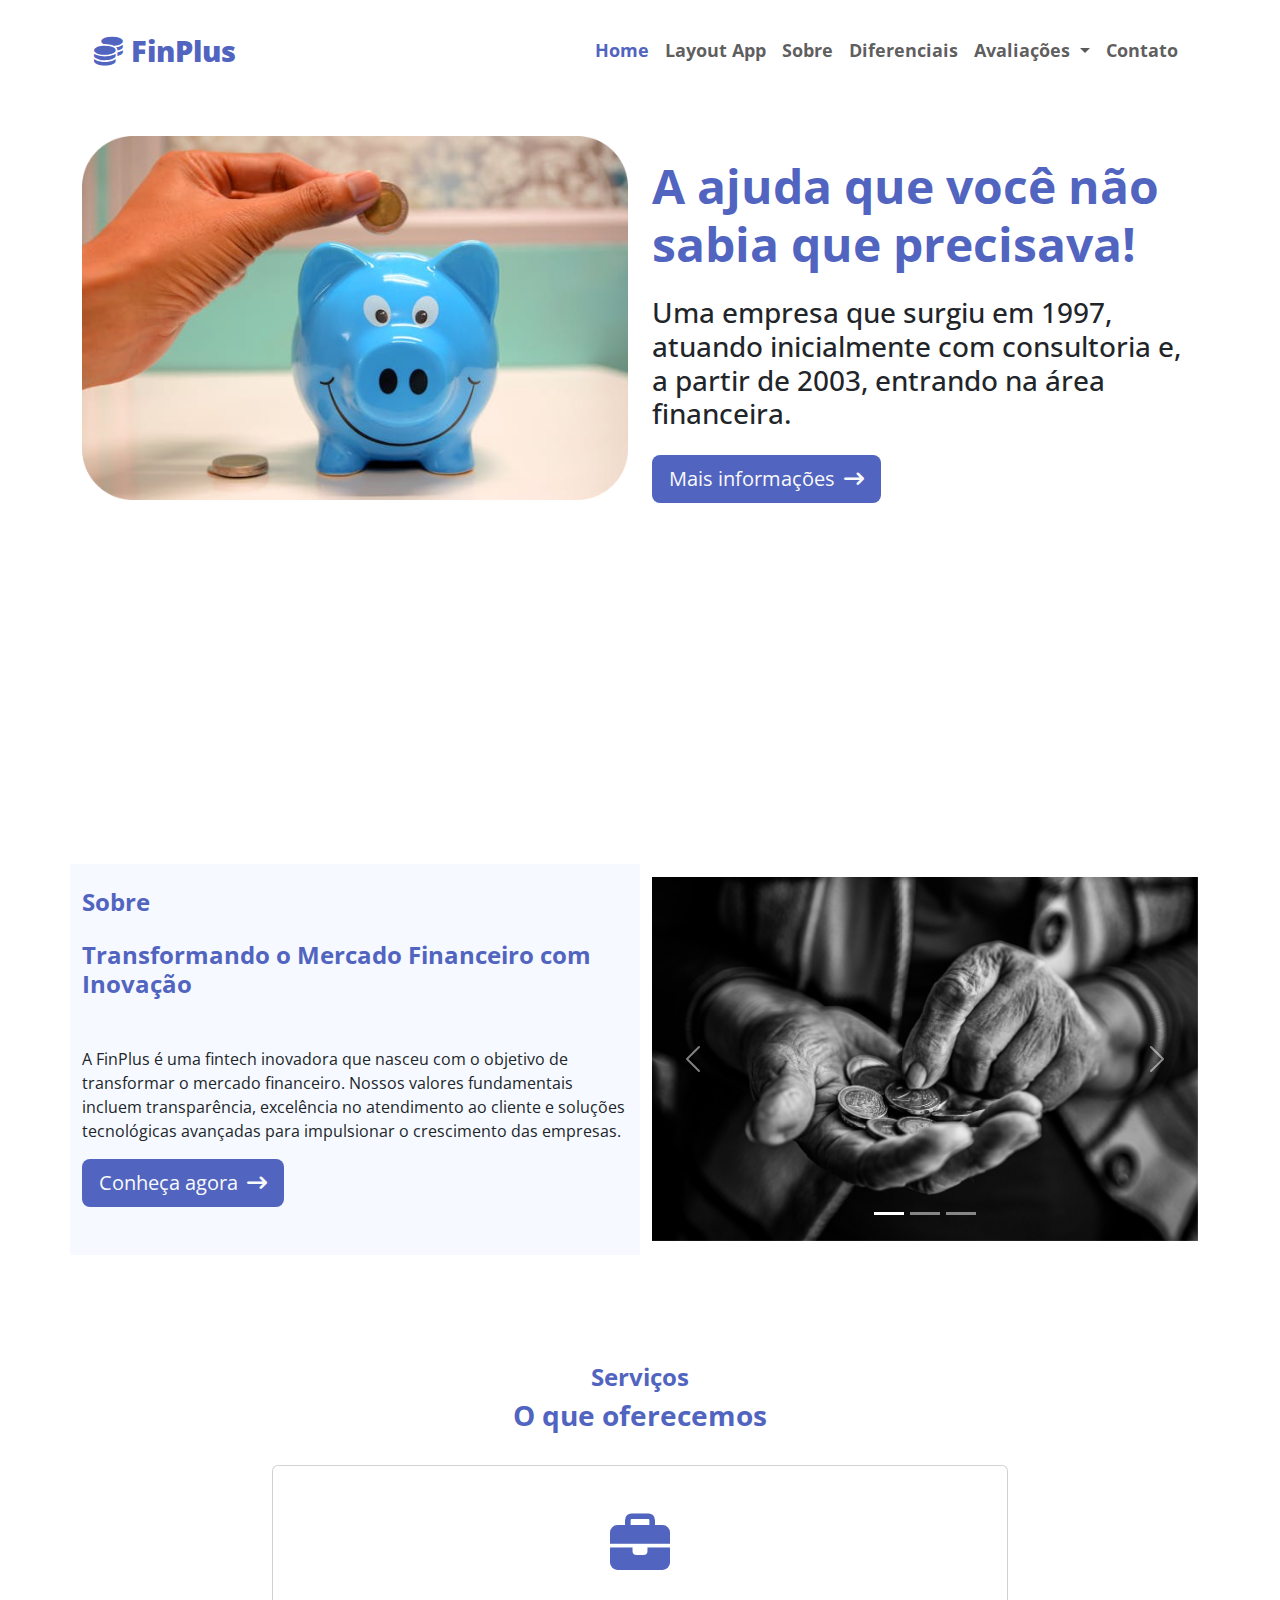
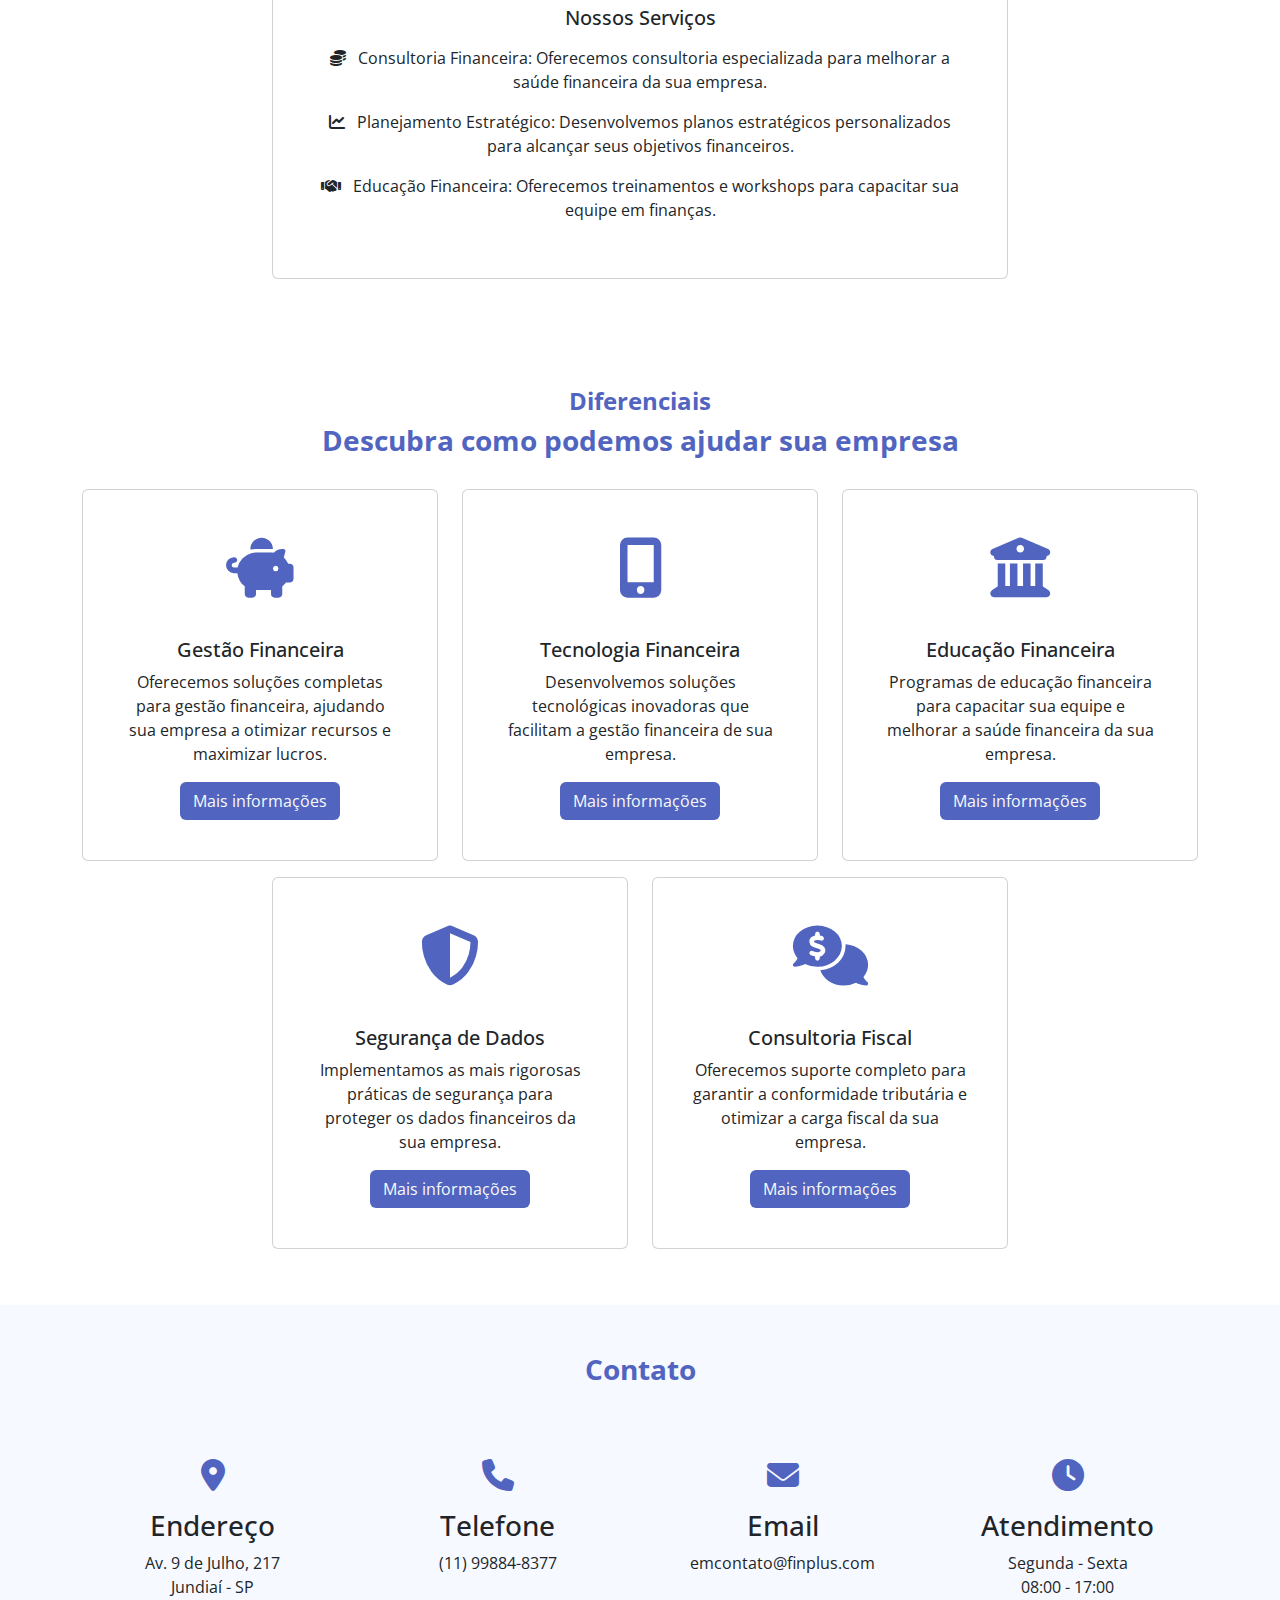
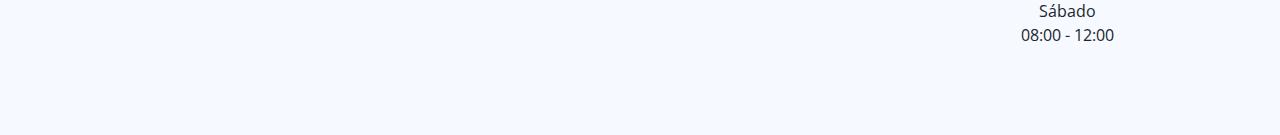
<file: index.html>
<!doctype html>
<html lang="pt-BR">

<head>
    <meta charset="utf-8">
    <meta name="viewport" content="width=device-width, initial-scale=1">
    <title>FinPlus</title>

    <!-- Google Fonts -->
    <link rel="preconnect" href="https://fonts.googleapis.com">
    <link rel="preconnect" href="https://fonts.gstatic.com" crossorigin>
    <link href="https://fonts.googleapis.com/css2?family=Open+Sans:wght@300&display=swap" rel="stylesheet">
    <!-- Bootstrap Icons -->
    <link rel="stylesheet" href="./css/bootstrap-icons.css">

    <link rel="stylesheet" href="https://cdnjs.cloudflare.com/ajax/libs/font-awesome/6.4.0/css/all.min.css"
        
        crossorigin="anonymous" referrerpolicy="no-referrer" />

    <!-- Bootstrap CSS -->
    <link href="./css/bootstrap.min.css" rel="stylesheet">
        

    <!-- Minha CSS -->
    <link rel="stylesheet" href="css/styles.css">

</head>

<body>
    <!-- header da página -->
    <header class="container mt-3 mb-5">
        <nav class="navbar navbar-expand-lg">
            <div class="container">
                <a class="navbar-brand logo-text" href="#"><i class="fa-solid fa-coins logo-icon"></i>
                    FinPlus</a>
                <button class="navbar-toggler" type="button" data-bs-toggle="collapse"
                    data-bs-target="#navbarSupportedContent" aria-controls="navbarSupportedContent"
                    aria-expanded="false" aria-label="Toggle navigation">
                    <i class="fa-solid fa-list"></i>
                </button>
                <div class="collapse navbar-collapse" id="navbarSupportedContent">
                    <ul class="navbar-nav ms-auto mb-2 mb-lg-0">
                        <li class="nav-item">
                            <a class="nav-link primary-color fw-bolder" href="/index.html">Home</a>
                        </li>
                        <li class="nav-item">
                            <a class="nav-link" href="/layoutapp.html">Layout App</a>
                        </li>
                        <li class="nav-item">
                            <a class="nav-link" href="#sobre">Sobre</a>
                        </li>
                        <li class="nav-item">
                            <a class="nav-link" href="#diferenciais">Diferenciais</a>
                        </li>
                       
                        <li class="nav-item dropdown">
                            <a class="nav-link dropdown-toggle" href="#" role="button" data-bs-toggle="dropdown"
                                aria-expanded="false">
                                Avaliações
                            </a>
                            <ul class="dropdown-menu">
                                <li><a class="dropdown-item" href="#" data-bs-toggle="modal"
                                        data-bs-target="#caseModal1">Mercado Futuro</a></li>
                                <li>
                                    <hr class="dropdown-divider">
                                </li>
                                <li><a class="dropdown-item" href="#" data-bs-toggle="modal"
                                        data-bs-target="#caseModal1">Complexo Alimentos</a></li>
                                <li>
                                    <hr class="dropdown-divider">
                                </li>
                                <li><a class="dropdown-item" href="#" data-bs-toggle="modal"
                                        data-bs-target="#caseModal1">Liquidos Gasosos</a></li>
                            </ul>
                        </li>
                        <li class="nav-item">
                            <a class="nav-link" href="#contato">Contato</a>
                        </li>
                    </ul>
                </div>
            </div>
        </nav>
    </header>


    <!-------------------------------------- inicio sobre -------------------------------------->
    <section class="container sobre my-5" id="sobre">
        <div class="row d-flex align-items-center justify-content-between">
            <div class="col-lg-6 text-center">
                <img src="./images/porquinho 1.png" alt="imagem porco" class="img-fluid">
            </div>
            <div class="col-lg-6">
                <h2 class="my-title display-5 my-4">A ajuda que você não sabia que precisava!</h2>
                <h3 class="mb-4">Uma empresa que surgiu em 1997, atuando inicialmente com consultoria e, a partir de
                    2003, entrando na área financeira.</h3>
                <a href="" class="btn bg-color btn-lg text-light">Mais informações <i
                        class="fa-solid fa-arrow-right-long ms-1"></i></a>
            </div>

        </div>
    </section>
    <!----------------------------------- fim sobre - ------------------------------------->

    <!-------------------------------------- inicio sobre -------------------------------------->
    <section class="container my-5" id="sobre">
        <div class="row d-flex align-items-center justify-content-center">
            <div class="col-lg-6 bg-blue-2 my-2">
                <h4 class="my-1 my-title mt-4">Sobre</h4>
                <h4 class="my-title my-4">Transformando o Mercado Financeiro com Inovação</h4>
                <p class="mb-5">
                <p>A FinPlus é uma fintech inovadora que nasceu com o objetivo de transformar o mercado financeiro.
                    Nossos valores fundamentais incluem transparência, excelência no atendimento ao cliente e soluções
                    tecnológicas avançadas para impulsionar o crescimento das empresas.</p>
                </p>
                <a href="" class="btn btn-lg bg-color text-light mb-5">Conheça agora <i
                        class="fa-solid fa-arrow-right-long ms-1"></i></a>
            </div>
            <div class="col-lg-6 text-center my-2">
                <div id="carouselExampleIndicators" class="carousel slide">
                    <div class="carousel-indicators">
                        <button type="button" data-bs-target="#carouselExampleIndicators" data-bs-slide-to="0"
                            class="active" aria-current="true" aria-label="Slide 1"></button>
                        <button type="button" data-bs-target="#carouselExampleIndicators" data-bs-slide-to="1"
                            aria-label="Slide 2"></button>
                        <button type="button" data-bs-target="#carouselExampleIndicators" data-bs-slide-to="2"
                            aria-label="Slide 3"></button>
                    </div>
                    <div class="carousel-inner">
                        <div class="carousel-item active">
                            <img src="./images/carousel/ContandoMoedas.jpg" class="d-block w-100" alt="ContandoMoedas">
                        </div>
                        <div class="carousel-item">
                            <img src="./images/carousel/EntregandoDinheiro.jpg" class="d-block w-100"
                                alt="EntregandoDinheiro">
                        </div>

                        <div class="carousel-item">
                            <img src="./images/carousel/contandodinheiro.jpg" class="d-block w-100"
                                alt="ContandoDinheiro">
                        </div>
                    </div>
                    <button class="carousel-control-prev" type="button" data-bs-target="#carouselExampleIndicators"
                        data-bs-slide="prev">
                        <span class="carousel-control-prev-icon" aria-hidden="true"></span>
                        <span class="visually-hidden">Previous</span>
                    </button>
                    <button class="carousel-control-next" type="button" data-bs-target="#carouselExampleIndicators"
                        data-bs-slide="next">
                        <span class="carousel-control-next-icon" aria-hidden="true"></span>
                        <span class="visually-hidden">Next</span>
                    </button>
                </div>
            </div>
        </div>
    </section>

    <!----------------------------------- fim valores -------------------------------------->

    <!----------------------------------- inicio serviços -------------------------------------->

    <section class="container my-5" id="servicos">
        <h4 class="my-title text-center my-mt">Serviços</h4>
        <h3 class="text-center my-title mb-4">O que oferecemos</h3>

        <div class="row d-flex align-items-center justify-content-center">
            <div class="col-lg-8 my-2">
                <div class="card text-center p-4">
                    <i class="fa-solid fa-briefcase icon mb-3"></i>
                    <div class="card-body">
                        <h5 class="card-title mb-3">Nossos Serviços</h5>
                        <ul class="list-unstyled">
                            <li class="mb-3">
                                <i class="fa-solid fa-coins icon-small me-2"></i>
                                Consultoria Financeira: Oferecemos consultoria especializada para melhorar a saúde
                                financeira da sua empresa.
                            </li>
                            <li class="mb-3">
                                <i class="fa-solid fa-chart-line icon-small me-2"></i>
                                Planejamento Estratégico: Desenvolvemos planos estratégicos personalizados para alcançar
                                seus objetivos financeiros.
                            </li>
                            <li class="mb-3">
                                <i class="fa-solid fa-handshake icon-small me-2"></i>
                                Educação Financeira: Oferecemos treinamentos e workshops para capacitar sua equipe em
                                finanças.
                            </li>
                        </ul>
                    </div>
                </div>
            </div>
        </div>
    </section>
    <!----------------------------------- fim serviços -------------------------------------->

    <!----------------------------------- diferenciais -------------------------------------->
    <section class="container my-5" id="diferenciais">
        <h4 class="my-title text-center my-mt">Diferenciais</h4>
        <h3 class="text-center my-title mb-4">Descubra como podemos ajudar sua empresa</h3>

        <div class="row d-flex align-items-center justify-content-center">

        </div>
        <div class="row d-flex align-items-center justify-content-center">
            <div class="col-lg-4 my-2">
                <div class="card text-center p-4">
                    <i class="fa-solid fa-piggy-bank icon"></i>
                    <div class="card-body">
                        <h5 class="card-title">Gestão Financeira</h5>
                        <p class="card-text">Oferecemos soluções completas para gestão financeira, ajudando sua
                            empresa a otimizar recursos e maximizar lucros.</p>
                        <a href="#" class="btn bg-color text-light">Mais informações</a>
                    </div>
                </div>
            </div>
            <div class="col-lg-4 my-2">
                <div class="card text-center p-4">
                    <i class="fa-solid fa-mobile-alt icon"></i>
                    <div class="card-body">
                        <h5 class="card-title">Tecnologia Financeira</h5>
                        <p class="card-text">Desenvolvemos soluções tecnológicas inovadoras que facilitam a gestão
                            financeira de sua empresa.</p>
                        <a href="#" class="btn bg-color text-light">Mais informações</a>
                    </div>
                </div>
            </div>

            <div class="col-lg-4 my-2">
                <div class="card text-center p-4">
                    <i class="fa-solid fa-university icon"></i>
                    <div class="card-body">
                        <h5 class="card-title">Educação Financeira</h5>
                        <p class="card-text">Programas de educação financeira para capacitar sua equipe e
                            melhorar a saúde financeira da sua empresa.</p>
                        <a href="#" class="btn bg-color text-light">Mais informações</a>
                    </div>
                </div>
            </div>

            <div class="col-lg-4 my-2">
                <div class="card text-center p-4">
                    <i class="fa-solid fa-shield-alt icon"></i>
                    <div class="card-body">
                        <h5 class="card-title">Segurança de Dados</h5>
                        <p class="card-text">Implementamos as mais rigorosas práticas de segurança para proteger os
                            dados financeiros da sua empresa.</p>
                        <a href="#" class="btn bg-color text-light">Mais informações</a>
                    </div>
                </div>
            </div>

            <div class="col-lg-4 my-2">
                <div class="card text-center p-4">
                    <i class="fa-solid fa-comments-dollar icon"></i>
                    <div class="card-body">
                        <h5 class="card-title">Consultoria Fiscal</h5>
                        <p class="card-text">Oferecemos suporte completo para garantir a
                            conformidade tributária e otimizar a carga fiscal da sua empresa.</p>
                        <a href="#" class="btn bg-color text-light">Mais informações</a>
                    </div>
                </div>
            </div>
        </div>
    </section>
    <!-------------------------------- fim diferenciais -------------------------------------->



    
    
    <!----------------------------------  inicio modal ---------------------------------------->

    <!-- Case Padrão -->
    <div class="modal fade" id="caseModal1" tabindex="-1" aria-labelledby="exampleModalLabel" aria-hidden="true">
        <div class="modal-dialog modal-lg modal-dialog-centered">
            <div class="modal-content">
                <div class="modal-header">
                    <h1 class="modal-title fs-5" id="exampleModalLabel">Lorem, ipsum.</h1>
                    <button type="button" class="btn-close" data-bs-dismiss="modal" aria-label="Close"></button>
                </div>
                <div class="modal-body">
                    <h2 class="mb-3">Avaliação</h2>
                    <p>
                        Lorem ipsum dolor sit amet consectetur adipisicing elit. Repellendus, ut suscipit praesentium id
                        cum maiores quod assumenda quibusdam! Tempore at nesciunt minima! Beatae veniam omnis, ipsa
                        similique vitae deleniti facere accusantium doloremque, veritatis dolorum itaque fuga debitis
                        sint eaque voluptatum. Placeat similique et beatae reiciendis deleniti vel. Mollitia deserunt
                        rem ut corrupti voluptatibus nihil porro fuga obcaecati, molestias ducimus repellendus saepe
                        provident maiores, ab molestiae aut ratione assumenda? Nisi excepturi, inventore cum architecto
                        expedita accusamus alias officiis sint dicta voluptatum consequuntur voluptates quasi in
                        corporis adipisci magnam nulla error omnis deleniti fuga. Cumque, culpa veritatis ab quis porro
                        neque incidunt quisquam dolore quasi omnis placeat maxime delectus earum quaerat ducimus maiores
                        dignissimos quae vero eveniet a, consequatur explicabo laboriosam libero?
                    </p>

                    
                    </div>
                </div>
            </div>
        </div>
    </div>
    <!-------------------------------- fim modal Padrão ----------------------------------->

    <!-------------------------------------- inicio contato -------------------------------------->
    <section class="container-fluid bg-blue-2 mt-5" id="contato">
        <div class="container py-5">
            <h3 class="text-center my-title mb-4">Contato</h3>
    
            <div class="row mt-5">
                <div class="col-lg-6 my-4">
                    <div class="row">
                        <div class="col-md-6 text-center">
                            <p>
                                <i class="fa-solid fa-location-dot icon-contato"></i>
                            </p>
                            <h3>Endereço</h3>
                            <p>
                                Av. 9 de Julho, 217 <br>
                                Jundiaí - SP
                            </p>
                        </div>
                        <div class="col-md-6 text-center">
                            <p>
                                <i class="fa-solid fa-phone icon-contato"></i>
                            </p>
                            <h3>Telefone</h3>
                            <p>(11) 99884-8377</p>
                        </div>
                    </div>
                </div>
                <div class="col-lg-6 my-4">
                    <div class="row">
                        <div class="col-md-6 text-center">
                            <p>
                                <i class="fa-solid fa-envelope icon-contato"></i>
                            </p>
                            <h3>Email</h3>
                            <p>
                                emcontato@finplus.com<br>
                            </p>
                        </div>
                        <div class="col-md-6 text-center">
                            <p>
                                <i class="fa-solid fa-clock icon-contato"></i>
                            </p>
                            <h3>Atendimento</h3>
                            <p>
                                Segunda - Sexta <br>
                                08:00 - 17:00 <br>
                                Sábado <br>
                                08:00 - 12:00
                            </p>
                        </div>
                    </div>
                </div>
            </div>
        </div>
    </section>
    <!----------------------------------- fim contato -------------------------------------->

    <script src="https://cdn.jsdelivr.net/npm/bootstrap@5.3.0-alpha3/dist/js/bootstrap.bundle.min.js"
        integrity="sha384-ENjdO4Dr2bkBIFxQpeoTz1HIcje39Wm4jDKdf19U8gI4ddQ3GYNS7NTKfAdVQSZe"
        crossorigin="anonymous"></script>
</body>

</html>
</file>
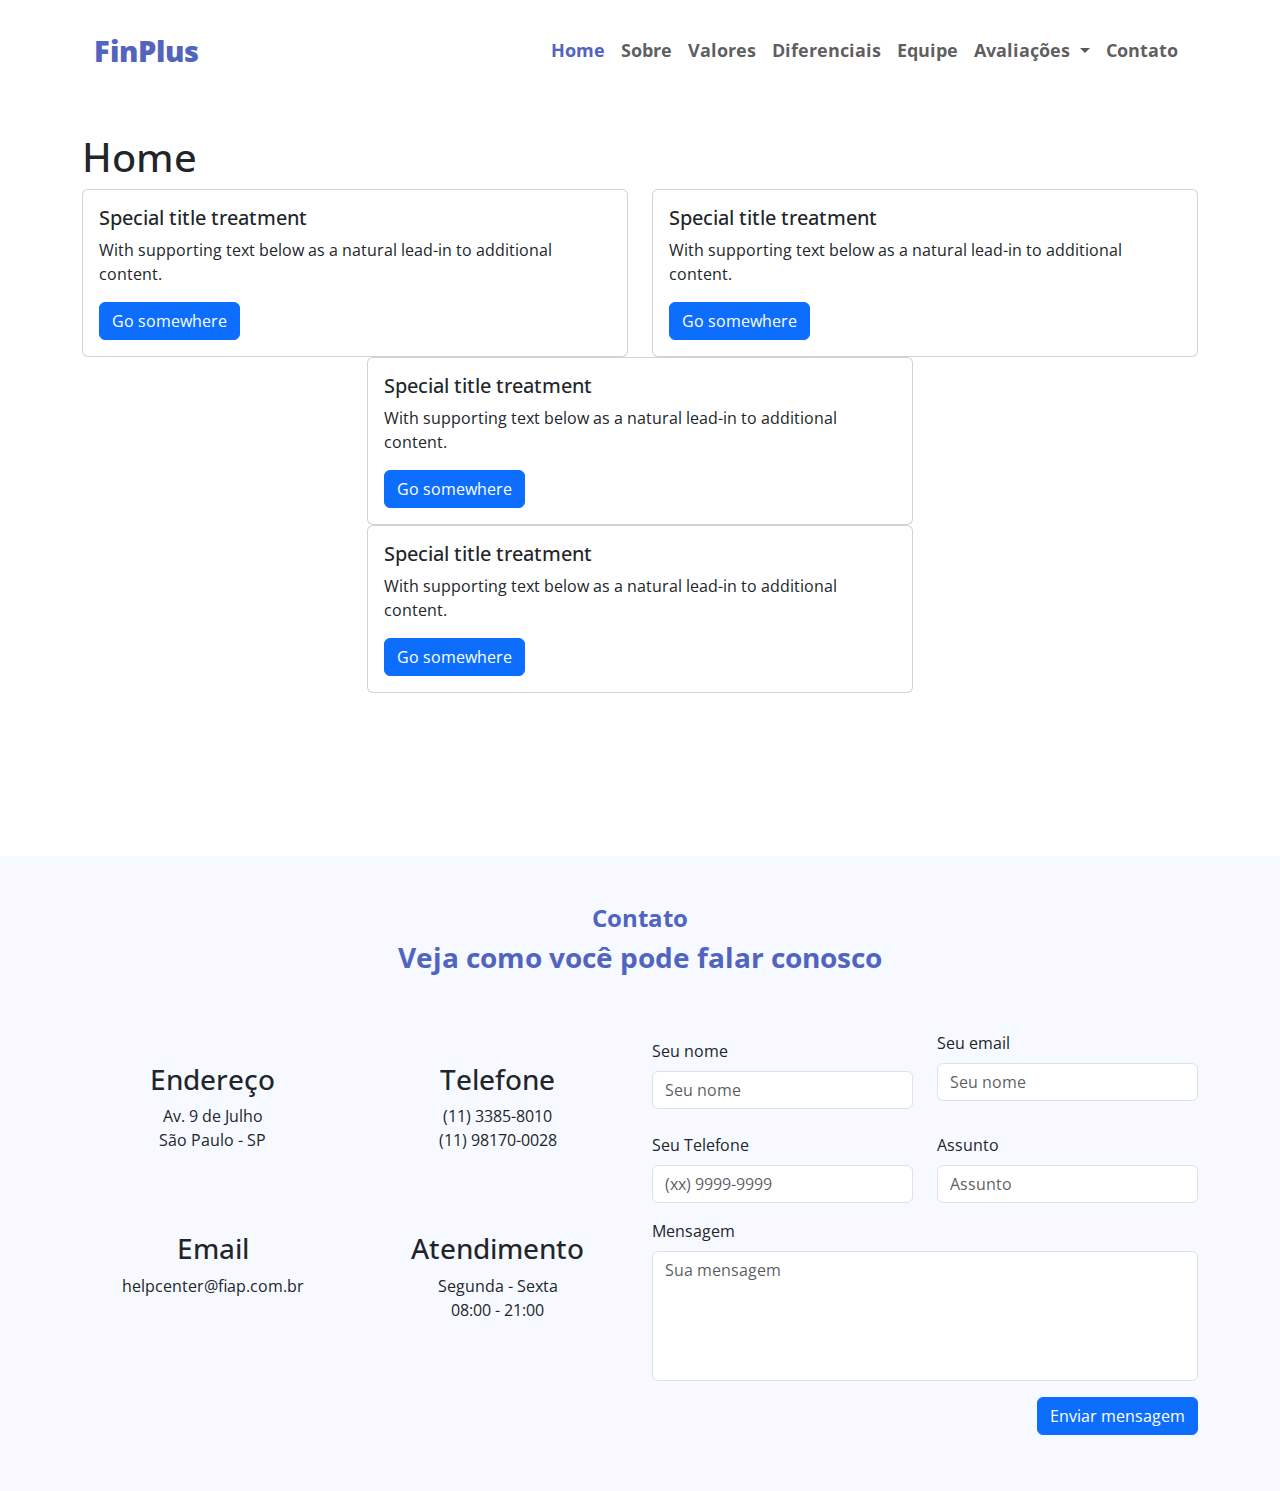
<file: home.html>
<!doctype html>
<html lang="pt-BR">

<head>
    <meta charset="utf-8">
    <meta name="viewport" content="width=device-width, initial-scale=1">
    <title>FinPlus</title>

    <!-- Google Fonts -->
    <link rel="preconnect" href="https://fonts.googleapis.com">
    <link rel="preconnect" href="https://fonts.gstatic.com" crossorigin>
    <link href="https://fonts.googleapis.com/css2?family=Open+Sans:wght@300&display=swap" rel="stylesheet">
    <!-- Bootstrap Icons -->
    <link rel="stylesheet" href="./css/bootstrap-icons.css">

    <link rel="stylesheet" href="https://cdnjs.cloudflare.com/ajax/libs/font-awesome/6.4.0/css/all.min.css"
        integrity="sha512-iecdLmaskl7CVkqkXNQ/ZH/XLlvWZOJyj7Yy7tcenmpD1ypASozpmT/E0iPtmFIB46ZmdtAc9eNBvH0H/ZpiBw=="
        crossorigin="anonymous" referrerpolicy="no-referrer" />

    <!-- Bootstrap CSS -->
    <link href="./css/bootstrap.min.css" rel="stylesheet"
        integrity="sha384-KK94CHFLLe+nY2dmCWGMq91rCGa5gtU4mk92HdvYe+M/SXH301p5ILy+dN9+nJOZ" crossorigin="anonymous">

    <!-- Minha CSS -->
    <link rel="stylesheet" href="./css/styles.css">

</head>

<body>
    <!-- header da página -->
    <header class="container mt-3 mb-5">
        <nav class="navbar navbar-expand-lg">
            <div class="container">
                <a class="navbar-brand logo-text" href="./index.html"><i class="fa-solid fa-coins logo-icon"></i>
                    FinPlus</a>
                <button class="navbar-toggler" type="button" data-bs-toggle="collapse"
                    data-bs-target="#navbarSupportedContent" aria-controls="navbarSupportedContent"
                    aria-expanded="false" aria-label="Toggle navigation">
                    <i class="fa-solid fa-list"></i>
                </button>
                <div class="collapse navbar-collapse" id="navbarSupportedContent">
                    <ul class="navbar-nav ms-auto mb-2 mb-lg-0">
                        <li class="nav-item">
                            <a class="nav-link primary-color fw-bolder" href="/home.html">Home</a>
                        </li>
                        <li class="nav-item">
                            <a class="nav-link" href="#sobre">Sobre</a>
                        </li>
                        <li class="nav-item">
                            <a class="nav-link" href="#valores">Valores</a>
                        </li>
                        <li class="nav-item">
                            <a class="nav-link" href="#solucoes">Diferenciais</a>
                        </li>
                        <li class="nav-item">
                            <a class="nav-link" href="#equipe">Equipe </a>
                        </li>
                        <li class="nav-item dropdown">
                            <a class="nav-link dropdown-toggle" href="#" role="button" data-bs-toggle="dropdown"
                                aria-expanded="false">
                                Avaliações
                            </a>
                            <ul class="dropdown-menu">
                                <li><a class="dropdown-item" href="#" data-bs-toggle="modal"
                                        data-bs-target="#caseModal1">Mercado Futuro</a></li>
                                <li>
                                    <hr class="dropdown-divider">
                                </li>
                                <li><a class="dropdown-item" href="#" data-bs-toggle="modal"
                                        data-bs-target="#caseModal1">Complexo Alimentos</a></li>
                                <li>
                                    <hr class="dropdown-divider">
                                </li>
                                <li><a class="dropdown-item" href="#" data-bs-toggle="modal"
                                        data-bs-target="#caseModal1">Liquidos Gasosos</a></li>
                            </ul>
                        </li>
                        <li class="nav-item">
                            <a class="nav-link" href="#contato">Contato</a>
                        </li>
                    </ul>
                </div>
            </div>
        </nav>
    </header>



    <!-------------------------------- inicio home -------------------------------------->
    
    <section class="container sobre my-5" id="home">
        <h1>Home</h1>
        <div class="row">
            <div class="col-sm-6 mb-3 mb-sm-0">
                <div class="card">
                    <div class="card-body">
                        <h5 class="card-title">Special title treatment</h5>
                        <p class="card-text">With supporting text below as a natural lead-in to additional content.</p>
                        <a href="#" class="btn btn-primary">Go somewhere</a>
                    </div>
                </div>
            </div>
            <div class="col-sm-6">
                <div class="card">
                    <div class="card-body">
                        <h5 class="card-title">Special title treatment</h5>
                        <p class="card-text">With supporting text below as a natural lead-in to additional content.</p>
                        <a href="#" class="btn btn-primary">Go somewhere</a>
                    </div>
                </div>
            </div>
            
        </div>
        <div class="row justify-content-md-center">
            <div class="col-sm-6 mb-3 mb-sm-0">
                <div class="card">
                    <div class="card-body">
                        <h5 class="card-title">Special title treatment</h5>
                        <p class="card-text">With supporting text below as a natural lead-in to additional content.</p>
                        <a href="#" class="btn btn-primary">Go somewhere</a>
                    </div>
                </div>
            </div>
            
        </div>

        <div class="row justify-content-md-center">
            <div class="col-sm-6 mb-3 mb-sm-0">
                <div class="card">
                    <div class="card-body">
                        <h5 class="card-title">Special title treatment</h5>
                        <p class="card-text">With supporting text below as a natural lead-in to additional content.</p>
                        <a href="#" class="btn btn-primary">Go somewhere</a>
                    </div>
                </div>
            </div>
    </section>
    <!-------------------------------- inicio home -------------------------------------->

    <!----------------------------------  modal ---------------------------------------->

    <!-- Case Padrão -->
    <div class="modal fade" id="caseModal1" tabindex="-1" aria-labelledby="exampleModalLabel" aria-hidden="true">
        <div class="modal-dialog modal-lg modal-dialog-centered">
            <div class="modal-content">
                <div class="modal-header">
                    <h1 class="modal-title fs-5" id="exampleModalLabel">Lorem, ipsum.</h1>
                    <button type="button" class="btn-close" data-bs-dismiss="modal" aria-label="Close"></button>
                </div>
                <div class="modal-body">
                    <h2 class="mb-3">Avaliação</h2>
                    <p>
                        Lorem ipsum dolor sit amet consectetur adipisicing elit. Repellendus, ut suscipit praesentium id
                        cum maiores quod assumenda quibusdam! Tempore at nesciunt minima! Beatae veniam omnis, ipsa
                        similique vitae deleniti facere accusantium doloremque, veritatis dolorum itaque fuga debitis
                        sint eaque voluptatum. Placeat similique et beatae reiciendis deleniti vel. Mollitia deserunt
                        rem ut corrupti voluptatibus nihil porro fuga obcaecati, molestias ducimus repellendus saepe
                        provident maiores, ab molestiae aut ratione assumenda? Nisi excepturi, inventore cum architecto
                        expedita accusamus alias officiis sint dicta voluptatum consequuntur voluptates quasi in
                        corporis adipisci magnam nulla error omnis deleniti fuga. Cumque, culpa veritatis ab quis porro
                        neque incidunt quisquam dolore quasi omnis placeat maxime delectus earum quaerat ducimus maiores
                        dignissimos quae vero eveniet a, consequatur explicabo laboriosam libero?
                    </p>


                </div>
            </div>
        </div>
    </div>
    </div>
    <!-------------------------------- fim modal Padrão ----------------------------------->

    <!-------------------------------------- contato -------------------------------------->
    <section class="container-fluid bg-blue-2 mt-5 " id="contato">
        <div class="container py-5">
            <h4 class="my-title text-center">Contato</h4>
            <h3 class="text-center my-title mb-4">Veja como você pode falar conosco</h3>
            <div class="row mt-5">
                <div class="col-lg-6">
                    <div class="row">
                        <div class="col-lg-6 my-4 text-center">
                            <p>
                                <i class="fa-solid fa-location-dot icon-contato"></i>
                            </p>
                            <h3>Endereço</h3>
                            <p>
                                Av. 9 de Julho <br>
                                São Paulo - SP
                            </p>
                        </div>
                        <div class="col-lg-6 my-4 text-center">
                            <p>
                                <i class="fa-solid fa-phone icon-contato"></i>
                            </p>
                            <h3>Telefone</h3>
                            <p>(11) 3385-8010 <br>
                                (11) 98170-0028</p>
                        </div>
                        <div class="col-lg-6 my-4 text-center">
                            <p>
                                <i class="fa-solid fa-envelope icon-contato"></i>
                            </p>
                            <h3>Email</h3>
                            <p>
                                helpcenter@fiap.com.br <br>
                            </p>
                        </div>
                        <div class="col-lg-6 my-4 text-center">
                            <p>
                                <i class="fa-solid fa-clock icon-contato"></i>
                            </p>
                            <h3>Atendimento</h3>
                            <p>
                                Segunda - Sexta <br>
                                08:00 - 21:00
                            </p>
                        </div>

                    </div>
                </div>
                <div class="col-lg-6">
                    <form action="">
                        <div class="row text-start">
                            <div class="col-lg-6 my-3">
                                <label for="nome" class="form-label">Seu nome</label>
                                <input type="text" class="form-control" id="nome" placeholder="Seu nome">
                            </div>

                            <div class="col-lg-6 my-2">
                                <label for="email" class="form-label">Seu email</label>
                                <input type="email" class="form-control" id="email" placeholder="Seu nome">
                            </div>

                            <div class="col-lg-6 my-2">
                                <label for="fone" class="form-label">Seu Telefone</label>
                                <input type="tel" class="form-control" id="fone" placeholder="(xx) 9999-9999">
                            </div>

                            <div class="col-lg-6 my-2">
                                <label for="mensagem" class="form-label">Assunto</label>
                                <input type="text" class="form-control" id="mensagem" placeholder="Assunto">
                            </div>

                            <div class="col-lg-12 my-2">
                                <label for="nome" class="form-label">Mensagem</label>
                                <textarea name="mensagem" id="mensagemm" placeholder="Sua mensagem"
                                    class="form-control"></textarea>
                            </div>

                            <div class="col-lg-12 my-2 d-flex justify-content-end">
                                <button type="submit" class="btn btn-primary">Enviar mensagem</button>
                            </div>
                        </div>
                    </form>
                </div>
            </div>
        </div>
    </section>
    <!----------------------------------- fim contato -------------------------------------->

    <script src="https://cdn.jsdelivr.net/npm/bootstrap@5.3.0-alpha3/dist/js/bootstrap.bundle.min.js"
        integrity="sha384-ENjdO4Dr2bkBIFxQpeoTz1HIcje39Wm4jDKdf19U8gI4ddQ3GYNS7NTKfAdVQSZe"
        crossorigin="anonymous"></script>
</body>

</html>
</file>
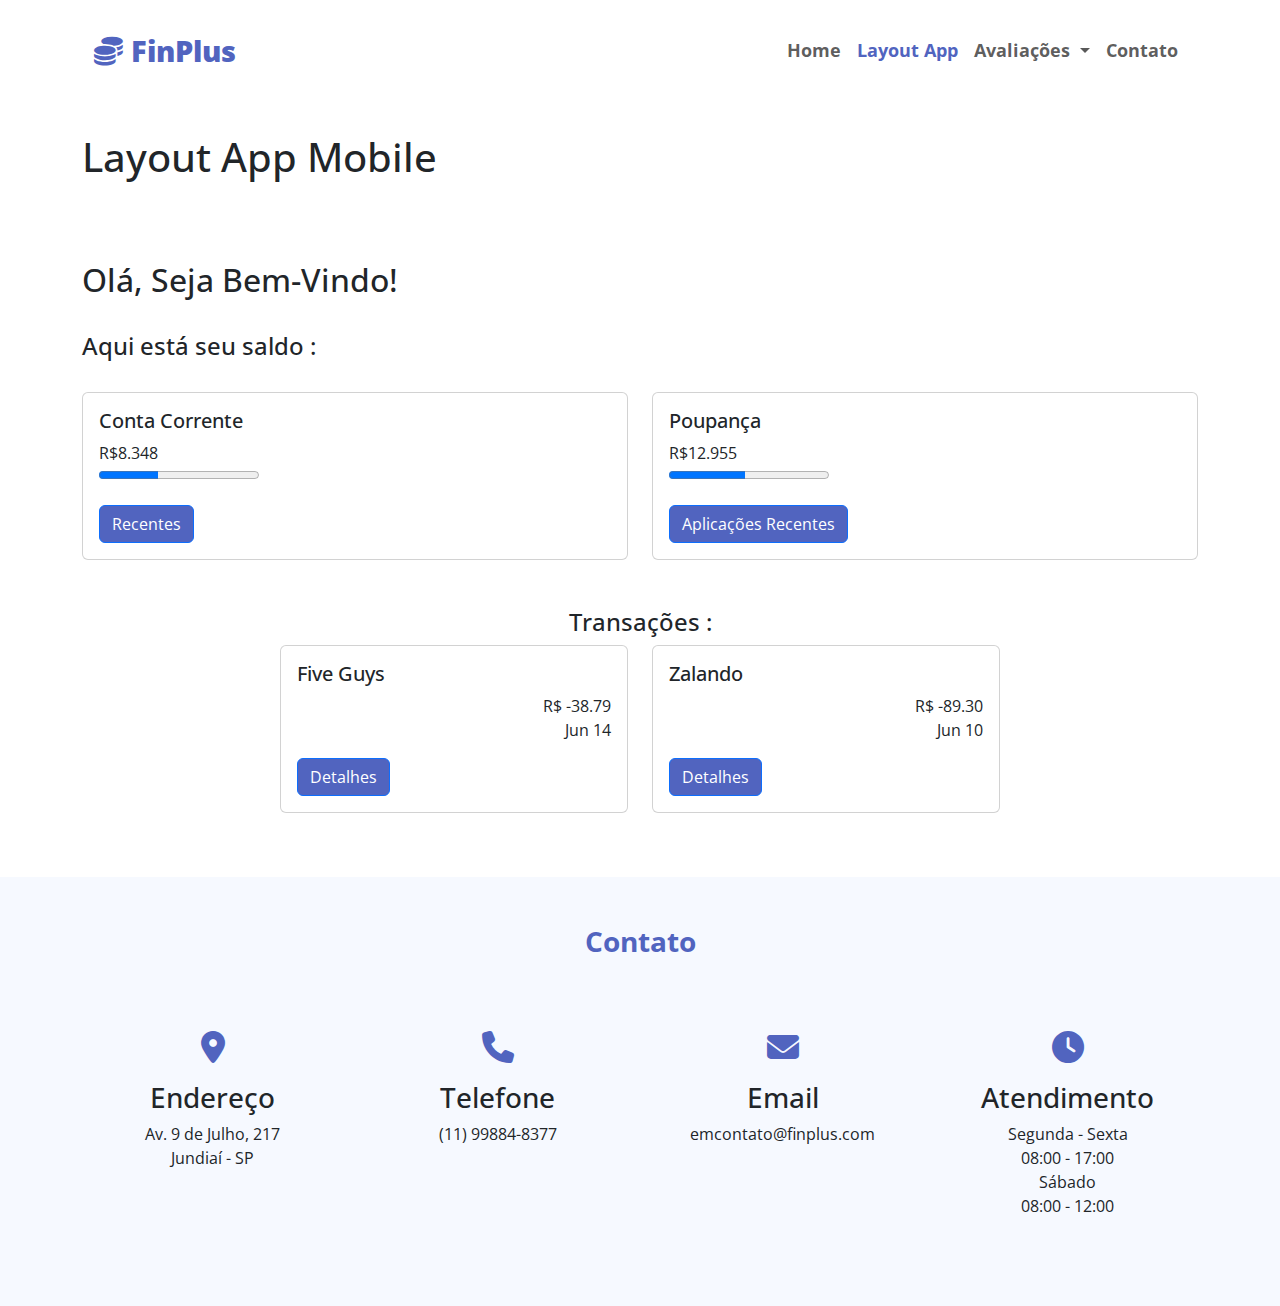
<file: layoutapp.html>
<!doctype html>
<html lang="pt-BR">

<head>
    <meta charset="utf-8">
    <meta name="viewport" content="width=device-width, initial-scale=1">
    <title>FinPlus</title>

    <!-- Google Fonts -->
    <link rel="preconnect" href="https://fonts.googleapis.com">
    <link rel="preconnect" href="https://fonts.gstatic.com" crossorigin>
    <link href="https://fonts.googleapis.com/css2?family=Open+Sans:wght@300&display=swap" rel="stylesheet">
    <!-- Bootstrap Icons -->
    <link rel="stylesheet" href="./css/bootstrap-icons.css">

    <link rel="stylesheet" href="https://cdnjs.cloudflare.com/ajax/libs/font-awesome/6.4.0/css/all.min.css"
        
        crossorigin="anonymous" referrerpolicy="no-referrer" />

    <!-- Bootstrap CSS -->
    <link href="./css/bootstrap.min.css" rel="stylesheet">

    <!-- Minha CSS -->
    <link rel="stylesheet" href="./css/styles.css">

</head>

<body>
    <!-- header da página -->
    <header class="container mt-3 mb-5">
        <nav class="navbar navbar-expand-lg">
            <div class="container">
                <a class="navbar-brand logo-text" href="./index.html"><i class="fa-solid fa-coins logo-icon"></i>
                    FinPlus</a>
                <button class="navbar-toggler" type="button" data-bs-toggle="collapse"
                    data-bs-target="#navbarSupportedContent" aria-controls="navbarSupportedContent"
                    aria-expanded="false" aria-label="Toggle navigation">
                    <i class="fa-solid fa-list"></i>
                </button>
                <div class="collapse navbar-collapse" id="navbarSupportedContent">
                    <ul class="navbar-nav ms-auto mb-2 mb-lg-0">
                        <li class="nav-item">
                            <a class="nav-link" href="/index.html">Home</a>
                        </li>
                        <li class="nav-item">
                            <a class="nav-link primary-color fw-bold" href="/layoutapp.html">Layout App</a>
                        </li>

                        <li class="nav-item dropdown">
                            <a class="nav-link dropdown-toggle" href="#" role="button" data-bs-toggle="dropdown"
                                aria-expanded="false">
                                Avaliações
                            </a>
                            <ul class="dropdown-menu">
                                <li><a class="dropdown-item" href="#" data-bs-toggle="modal"
                                        data-bs-target="#caseModal1">Mercado Futuro</a></li>
                                <li>
                                    <hr class="dropdown-divider">
                                </li>
                                <li><a class="dropdown-item" href="#" data-bs-toggle="modal"
                                        data-bs-target="#caseModal1">Complexo Alimentos</a></li>
                                <li>
                                    <hr class="dropdown-divider">
                                </li>
                                <li><a class="dropdown-item" href="#" data-bs-toggle="modal"
                                        data-bs-target="#caseModal1">Liquidos Gasosos</a></li>
                            </ul>
                        </li>
                        <li class="nav-item">
                            <a class="nav-link" href="#contato">Contato</a>
                        </li>
                    </ul>
                </div>
            </div>
        </nav>
    </header>



    <!-------------------------------- inicio layout -------------------------------------->

    <section class="container sobre my-5" id="layout">
        <h1>Layout App Mobile</h1><br><br><br>
        

        <h2>Olá, Seja Bem-Vindo!</h2><br>
        <h4>Aqui está seu saldo :</h4><br>
        <div class="row">
            <div class="col-sm-6 mb-3 mb-sm-0">
                <div class="card">
                    <div class="card-body">
                        <h5 class="card-title">Conta Corrente</h5>
                        <label for="file">R$8.348</label><br>
                        <progress id="file" value="37" max="100"> 32% </progress>
                        <p class="card-text"></p>
                        <a href="#" class="btn btn-primary bg-color">Recentes</a>
                    </div>
                </div>
            </div>

            <div class="col-sm-6 mb-3 mb-sm-0">
                <div class="card">
                    <div class="card-body">
                        <h5 class="card-title">Poupança</h5>
                        <label for="file">R$12.955</label><br>
                        <progress id="file" value="48" max="100"> 32% </progress>
                        <p class="card-text"></p>
                        <a href="#" class="btn btn-primary bg-color">Aplicações Recentes</a>
                    </div>
                </div>
            </div>


        </div>
        
        <div class="container my-5">
            
            <h4 class="text-center">Transações :</h4>
            <div class="row justify-content-center">
                <div class="col-md-4 mb-3">
                    <div class="card">
                        <div class="card-body">
                            <h5 class="card-title">Five Guys</h5>
                            <p class="card-text text-end">R$ -38.79 <br> Jun 14</p>
                            <button type="button" class="btn btn-primary bg-color" data-bs-toggle="modal"
                                data-bs-target="#exampleModal">
                                Detalhes
                            </button>
    
                            <div class="modal fade" id="exampleModal" tabindex="-1" aria-labelledby="exampleModalLabel"
                                aria-hidden="true">
                                <div class="modal-dialog">
                                    <div class="modal-content">
                                        <div class="modal-header">
                                            <h1 class="modal-title fs-5" id="exampleModalLabel">Detalhes Transação</h1>
                                            <button type="button" class="btn-close" data-bs-dismiss="modal"
                                                aria-label="Close"></button>
                                        </div>
                                        <div class="modal-body">
                                            <ul>
                                                <li>Categoria: Comida e Bebidas.</li>
                                                <li>Restaurante: Five Guys</li>
                                                <li>Gasto: R$38.79</li>
                                            </ul>
                                        </div>
                                        <div class="modal-footer">
                                            <button type="button" class="btn btn-secondary"
                                                data-bs-dismiss="modal">Fechar</button>
                                            <button type="button" class="btn btn-primary bg-color"
                                                data-bs-dismiss="modal">Ok</button>
                                        </div>
                                    </div>
                                </div>
                            </div>
                        </div>
                    </div>
                </div>
    
                <div class="col-md-4 mb-3">
                    <div class="card">
                        <div class="card-body">
                            <h5 class="card-title">Zalando</h5>
                            <p class="card-text text-end">R$ -89.30 <br> Jun 10</p>
                            <button type="button" class="btn btn-primary bg-color" data-bs-toggle="modal"
                                data-bs-target="#exampleModal2">
                                Detalhes
                            </button>
    
                            <div class="modal fade" id="exampleModal2" tabindex="-1" aria-labelledby="exampleModalLabel"
                                aria-hidden="true">
                                <div class="modal-dialog">
                                    <div class="modal-content">
                                        <div class="modal-header">
                                            <h1 class="modal-title fs-5" id="exampleModalLabel">Detalhes Transação</h1>
                                            <button type="button" class="btn-close" data-bs-dismiss="modal"
                                                aria-label="Close"></button>
                                        </div>
                                        <div class="modal-body">
                                            <ul>
                                                <li>Categoria: Roupas.</li>
                                                <li>Restaurante: Zalando</li>
                                                <li>Gasto: R$-89.30</li>
                                            </ul>
                                        </div>
                                        <div class="modal-footer">
                                            <button type="button" class="btn btn-secondary"
                                                data-bs-dismiss="modal">Fechar</button>
                                            <button type="button" class="btn btn-primary bg-color"
                                                data-bs-dismiss="modal">Ok</button>
                                        </div>
                                    </div>
                                </div>
                            </div>
                        </div>
                    </div>
                </div>
            </div>
        </div>
    </section>
    <!-------------------------------- fim layout -------------------------------------->

    <!----------------------------------  inicio modal ---------------------------------------->

    <!-- Case Padrão -->
    <div class="modal fade" id="caseModal1" tabindex="-1" aria-labelledby="exampleModalLabel" aria-hidden="true">
        <div class="modal-dialog modal-lg modal-dialog-centered">
            <div class="modal-content">
                <div class="modal-header">
                    <h1 class="modal-title fs-5" id="exampleModalLabel">Lorem, ipsum.</h1>
                    <button type="button" class="btn-close" data-bs-dismiss="modal" aria-label="Close"></button>
                </div>
                <div class="modal-body">
                    <h2 class="mb-3">Avaliação</h2>
                    <p>
                        Lorem ipsum dolor sit amet consectetur adipisicing elit. Repellendus, ut suscipit praesentium id
                        cum maiores quod assumenda quibusdam! Tempore at nesciunt minima! Beatae veniam omnis, ipsa
                        similique vitae deleniti facere accusantium doloremque, veritatis dolorum itaque fuga debitis
                        sint eaque voluptatum. Placeat similique et beatae reiciendis deleniti vel. Mollitia deserunt
                        rem ut corrupti voluptatibus nihil porro fuga obcaecati, molestias ducimus repellendus saepe
                        provident maiores, ab molestiae aut ratione assumenda? Nisi excepturi, inventore cum architecto
                        expedita accusamus alias officiis sint dicta voluptatum consequuntur voluptates quasi in
                        corporis adipisci magnam nulla error omnis deleniti fuga. Cumque, culpa veritatis ab quis porro
                        neque incidunt quisquam dolore quasi omnis placeat maxime delectus earum quaerat ducimus maiores
                        dignissimos quae vero eveniet a, consequatur explicabo laboriosam libero?
                    </p>


                </div>
            </div>
        </div>
    </div>
    </div>
    <!-------------------------------- fim modal Padrão ----------------------------------->

    <!-------------------------------------- inicio contato -------------------------------------->
    <section class="container-fluid bg-blue-2 mt-5" id="contato">
        <div class="container py-5">
            <h3 class="text-center my-title mb-4">Contato</h3>

            <div class="row mt-5">
                <div class="col-lg-6 my-4">
                    <div class="row">
                        <div class="col-md-6 text-center">
                            <p>
                                <i class="fa-solid fa-location-dot icon-contato"></i>
                            </p>
                            <h3>Endereço</h3>
                            <p>
                                Av. 9 de Julho, 217 <br>
                                Jundiaí - SP
                            </p>
                        </div>
                        <div class="col-md-6 text-center">
                            <p>
                                <i class="fa-solid fa-phone icon-contato"></i>
                            </p>
                            <h3>Telefone</h3>
                            <p>(11) 99884-8377</p>
                        </div>
                    </div>
                </div>
                <div class="col-lg-6 my-4">
                    <div class="row">
                        <div class="col-md-6 text-center">
                            <p>
                                <i class="fa-solid fa-envelope icon-contato"></i>
                            </p>
                            <h3>Email</h3>
                            <p>
                                emcontato@finplus.com<br>
                            </p>
                        </div>
                        <div class="col-md-6 text-center">
                            <p>
                                <i class="fa-solid fa-clock icon-contato"></i>
                            </p>
                            <h3>Atendimento</h3>
                            <p>
                                Segunda - Sexta <br>
                                08:00 - 17:00 <br>
                                Sábado <br>
                                08:00 - 12:00
                            </p>
                        </div>
                    </div>
                </div>
            </div>
        </div>
    </section>

    <!----------------------------------- fim contato -------------------------------------->

    <script src="https://cdn.jsdelivr.net/npm/bootstrap@5.3.0-alpha3/dist/js/bootstrap.bundle.min.js"
        integrity="sha384-ENjdO4Dr2bkBIFxQpeoTz1HIcje39Wm4jDKdf19U8gI4ddQ3GYNS7NTKfAdVQSZe"
        crossorigin="anonymous"></script>
</body>

</html>
</file>
<file: css/styles.css>
* {
    font-family: 'Open Sans', sans-serif;
}

:root {
    --bg-blue-1: #5164BF;
    --bg-blue-2: #F6F9FF;
    --bg-blue-3: #6583b9;
    --margin-top: 100px;
}

.bg-color {
    background-color: #5164BF;
}

.primary-color {
    color: #5164BF;
}

button:focus {
    box-shadow: 0;
}

.logo-text {
    font-size: 1.8rem;
    color: var(--bg-blue-1);
    font-weight: 800;
}

.logo-icon {
    color: var(--bg-blue-1);
}

.my-mt {
    margin-top: var(--margin-top);
}

.nav-item a {
    font-weight: 700;
    font-size: 18px;
}

.my-title {
    color: var(--bg-blue-1);
    font-weight: 700;

}

.bg-blue-2 {
    background-color: var(--bg-blue-2);
}

.sobre {
    min-height: 75vh;
}


.icon {
    font-size: 60px;
    color: var(--bg-blue-1);
    margin: 24px 0;
    transition: .5s;
}

.card {
    transition: .5s;
    
}


.card:hover {
    background-color: var(--bg-blue-2);
}

.card:hover .icon {
    transform: scale(1.5);
}



.icon-social,
.icon-contato {
    font-size: 2rem;
    color: var(--bg-blue-1);
    transition: .5s;
}

.icon-social:hover {
    color: var(--bg-blue-3);
}
textarea {
    resize: none;
    height: 130px;
}

.text-left {
    text-align: left !important;
}


@media(max-width:959px) {
    #sobre{
        text-align: center;
    }
}
</file>
